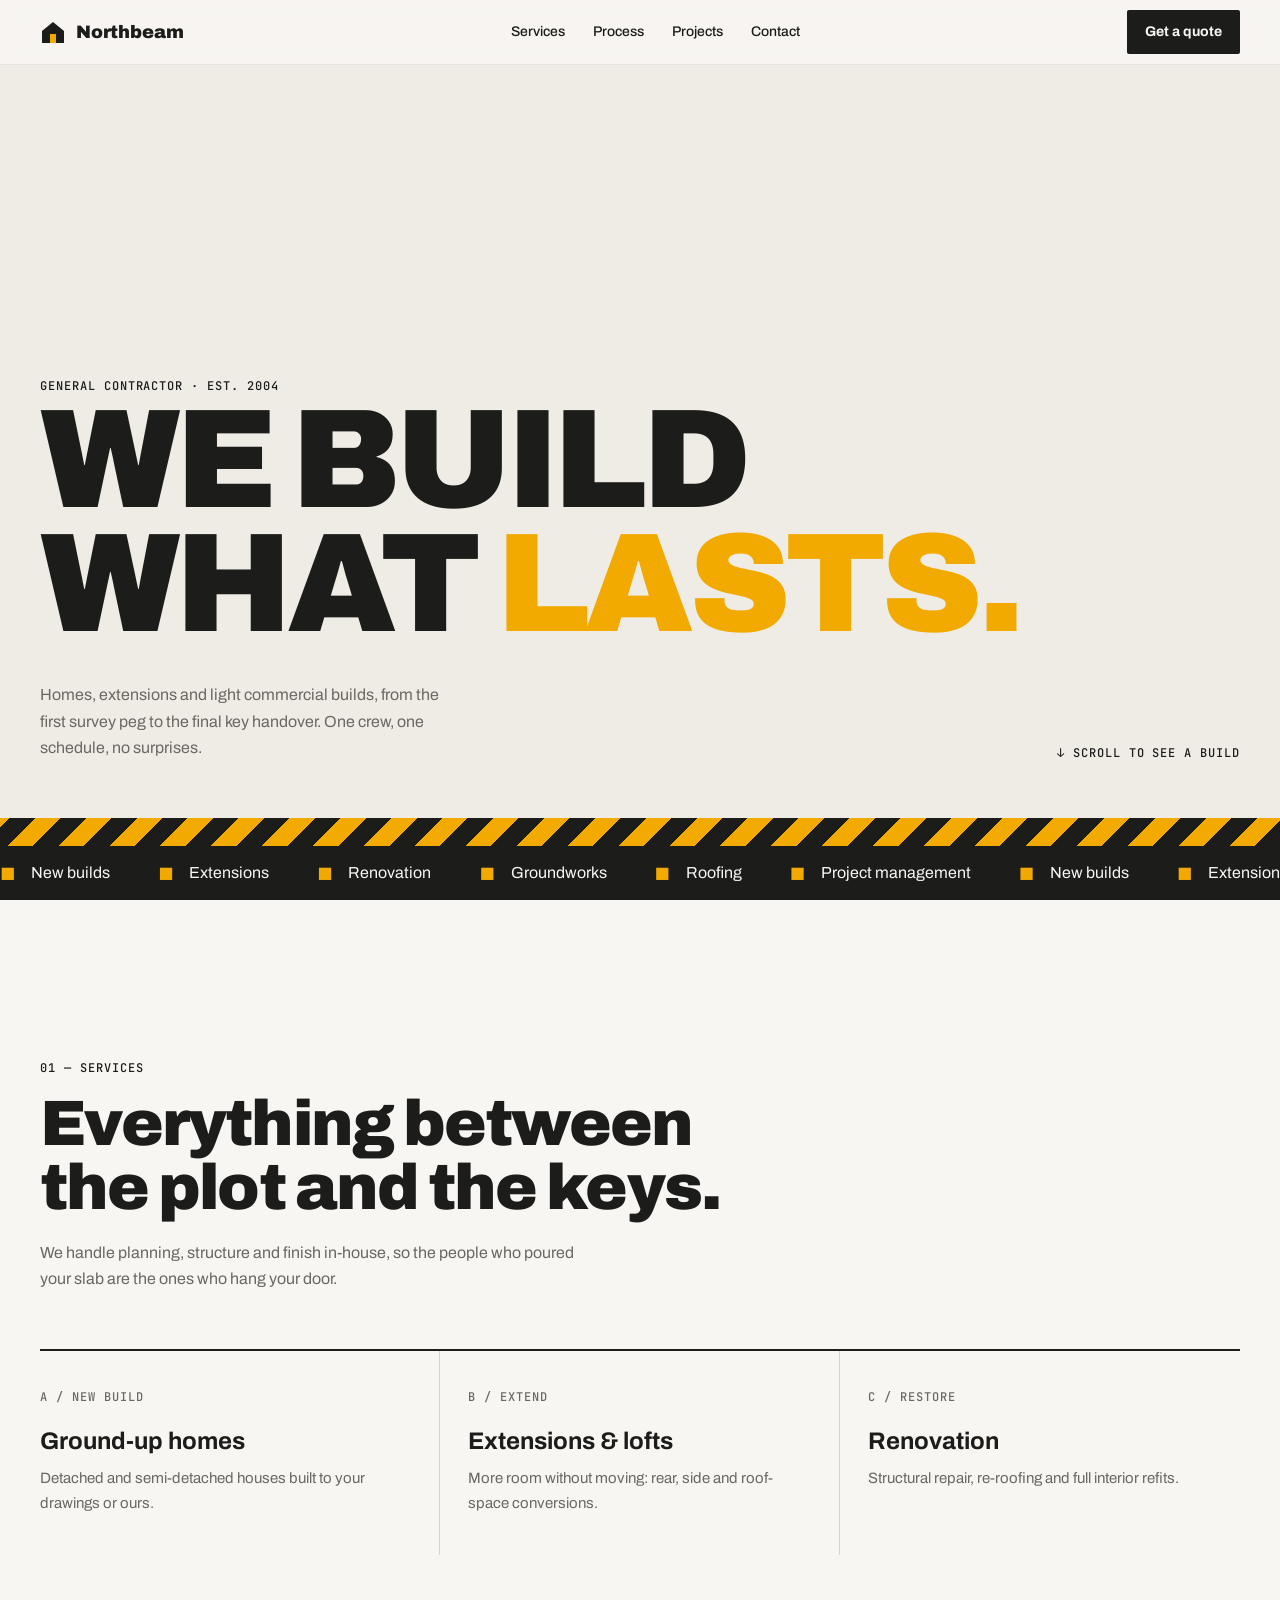
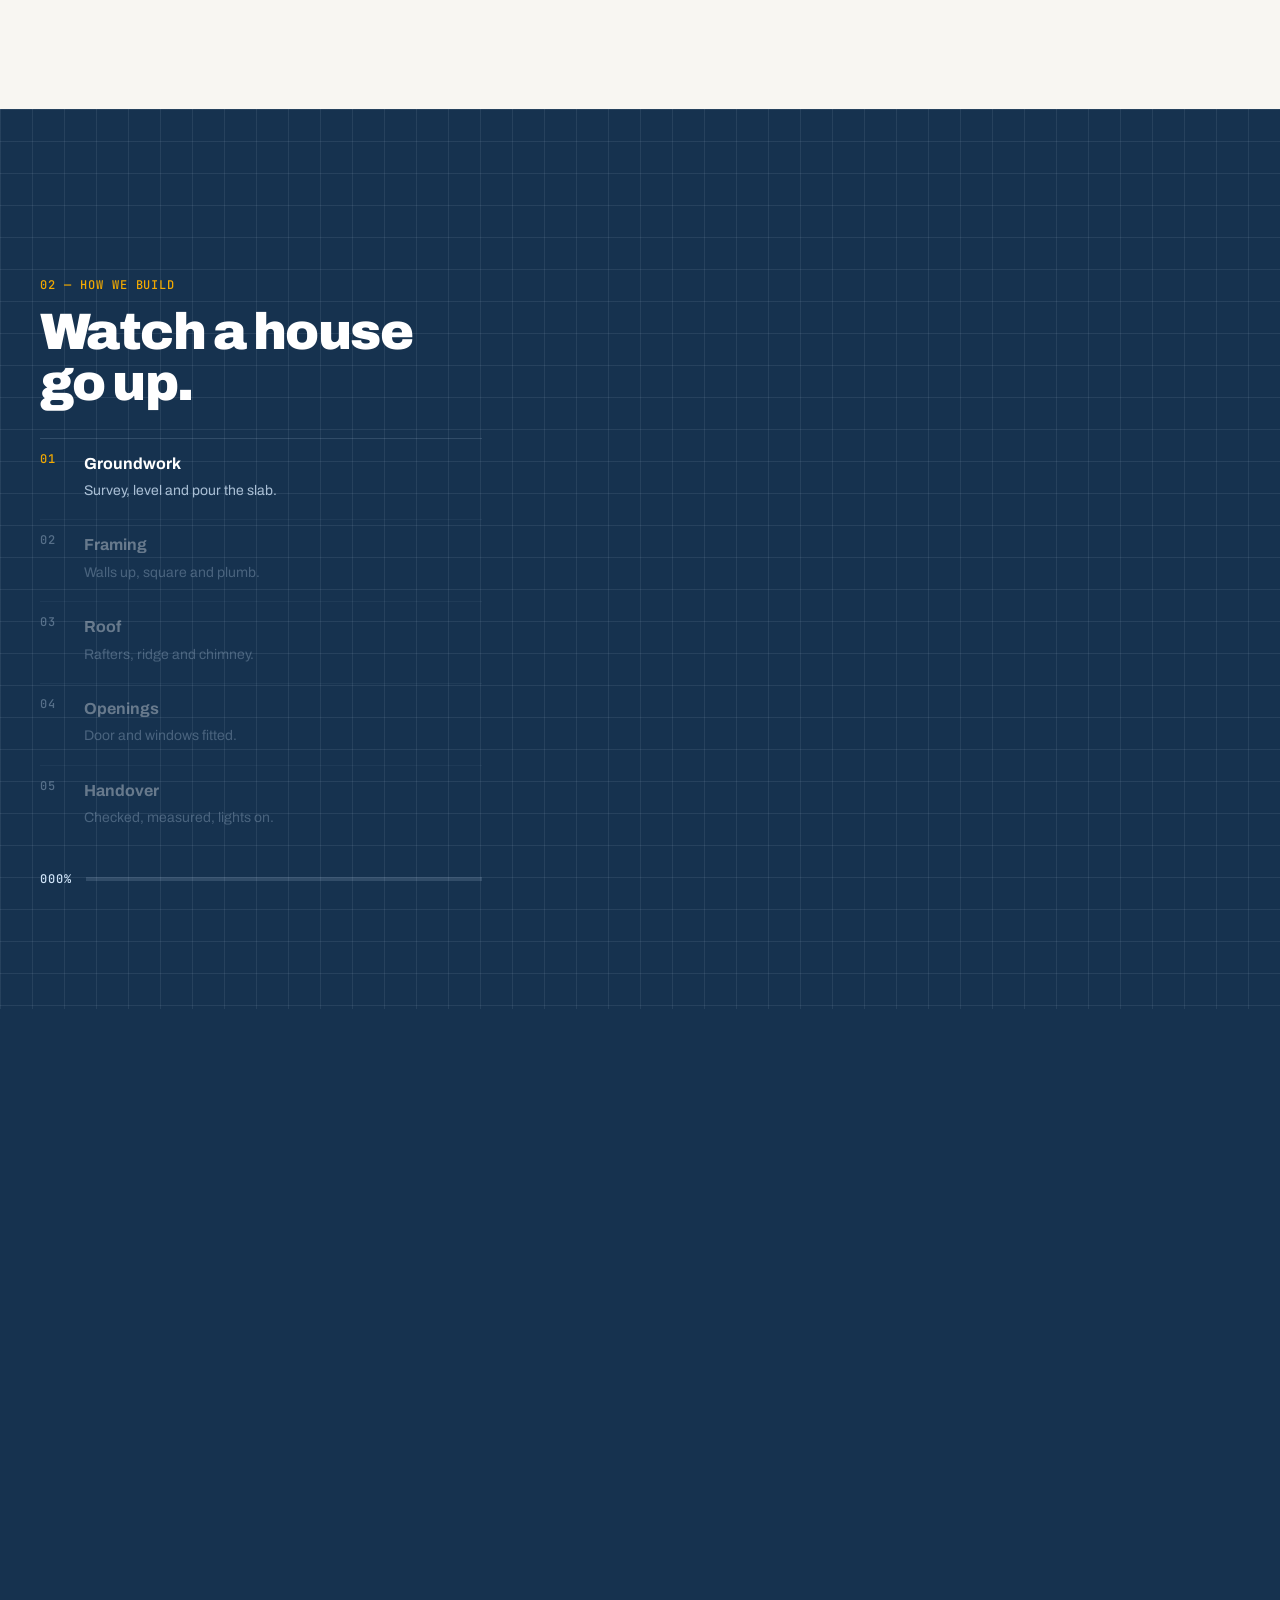
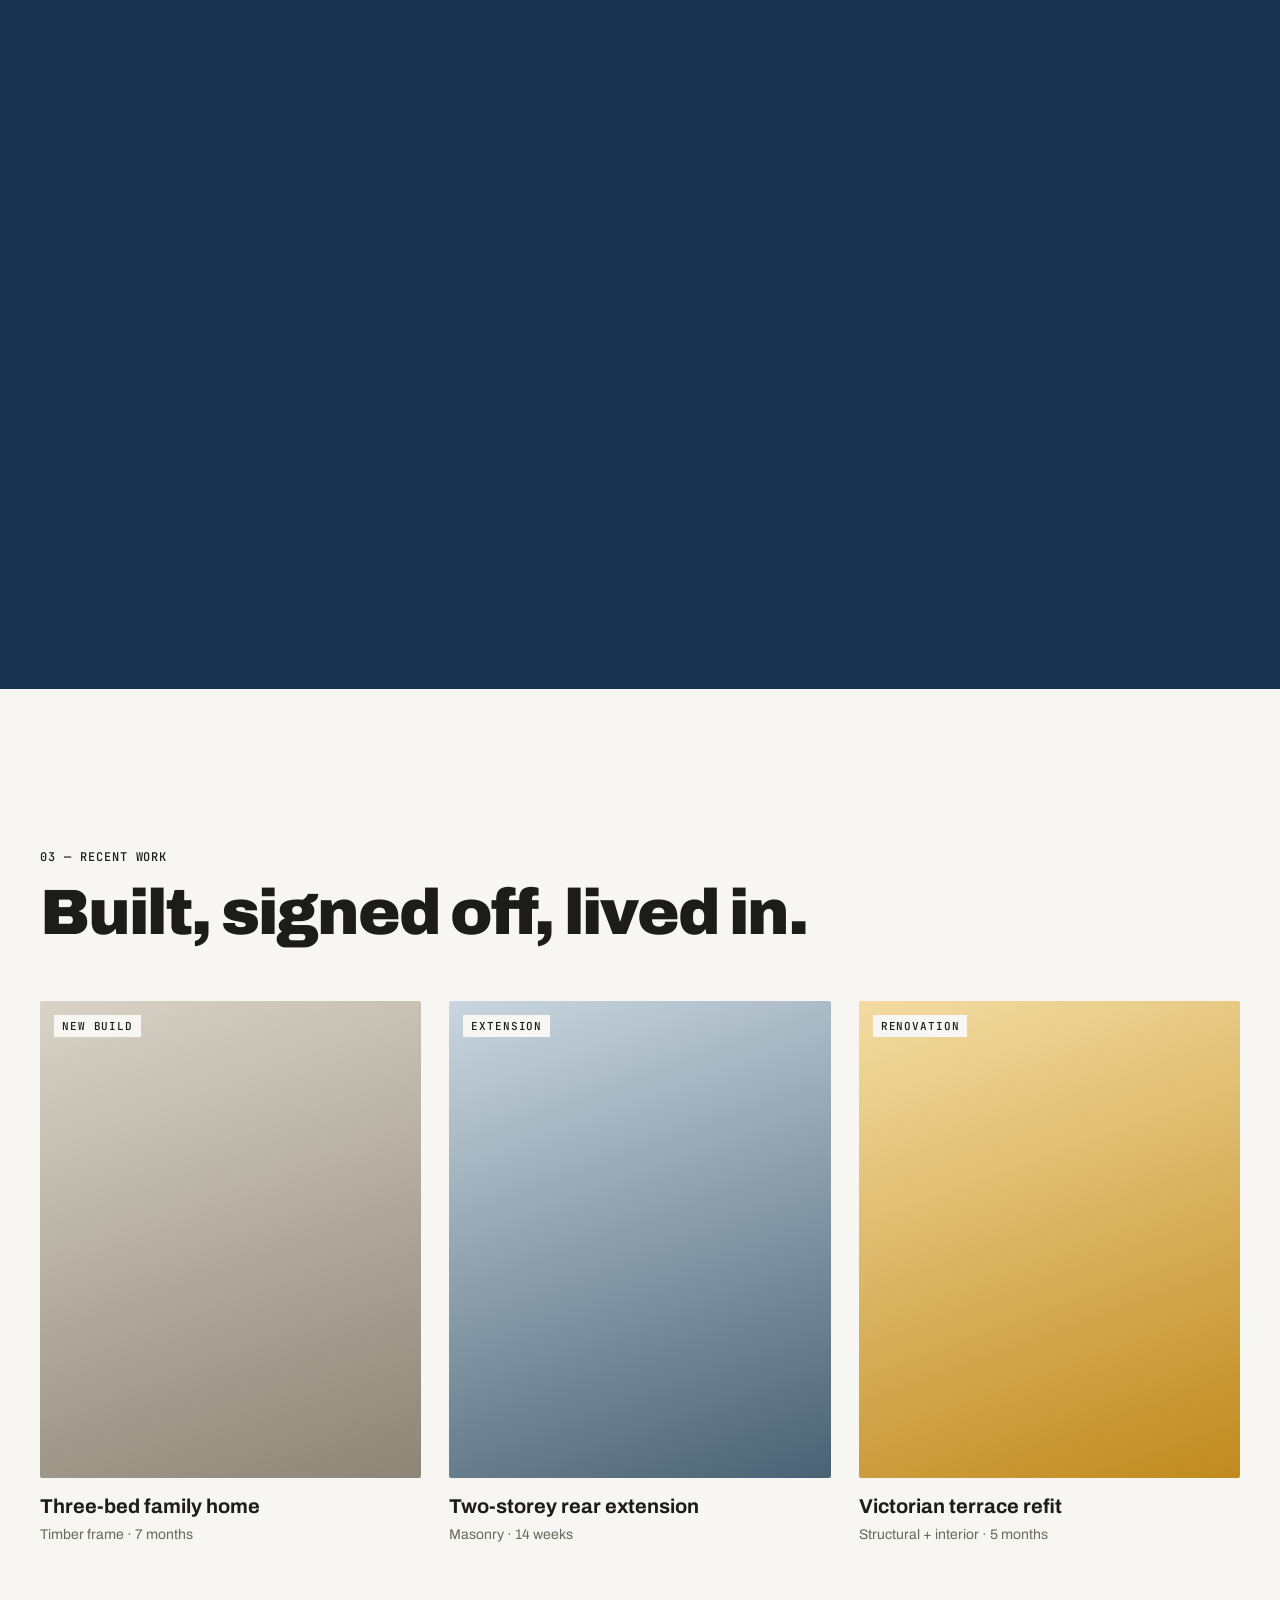
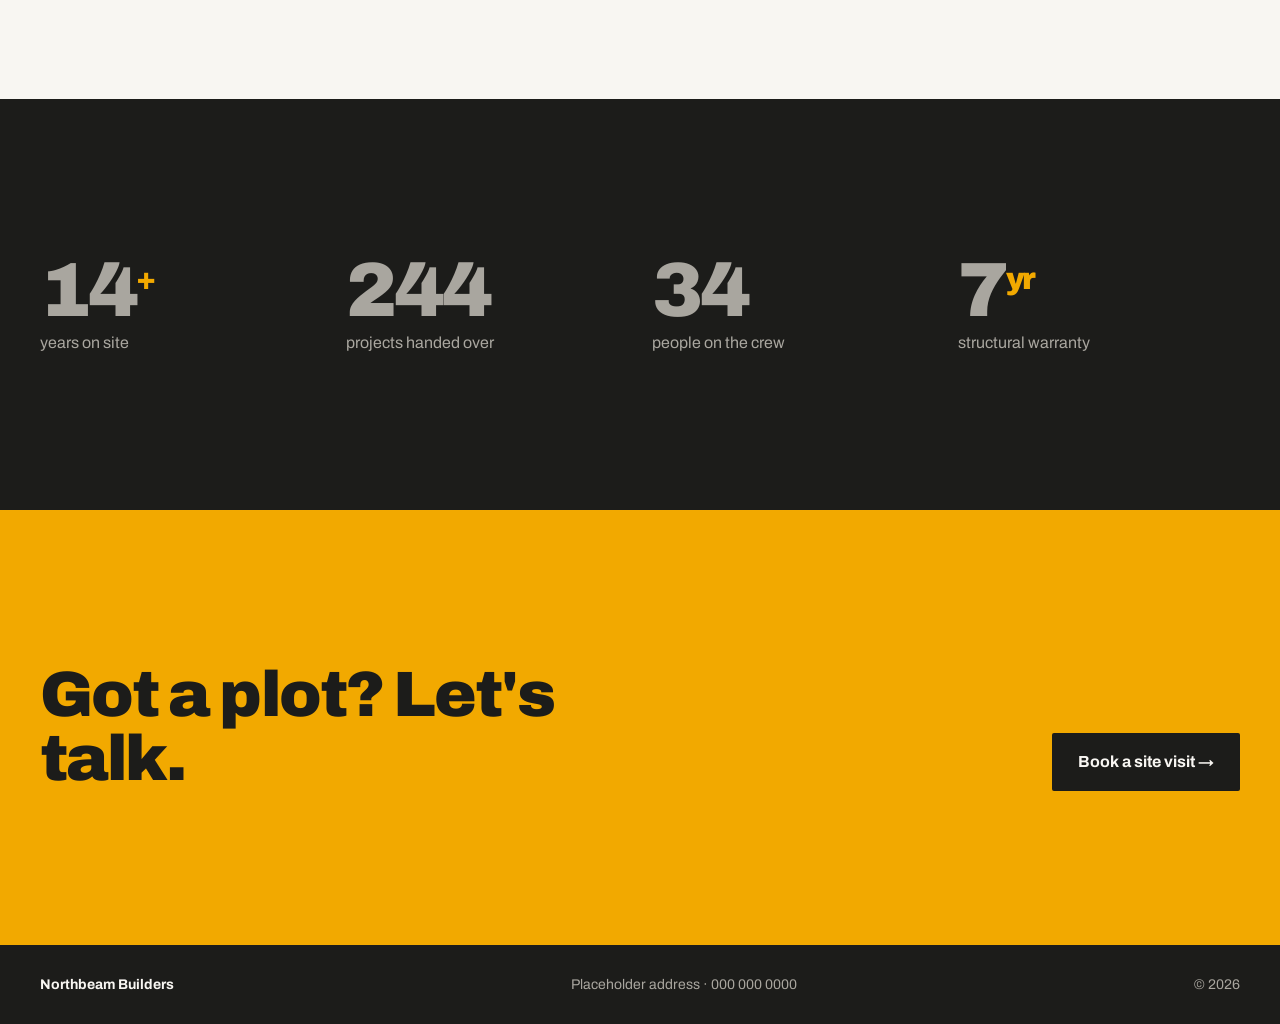
<file: index.html>
<!doctype html>
<html lang="en">
<head>
<meta charset="utf-8">
<meta name="viewport" content="width=device-width, initial-scale=1">
<title>Northbeam Builders</title>
<link rel="preconnect" href="https://fonts.googleapis.com">
<link href="https://fonts.googleapis.com/css2?family=Archivo:wght@400;500;700;900&family=JetBrains+Mono:wght@500&display=swap" rel="stylesheet">
<style>
:root{
  --concrete:#efece6; --paper:#f8f6f2; --ink:#1c1c1a; --muted:#6b6862;
  --amber:#f2a900; --blueprint:#16324f; --line:#cfe3f7; --grid:rgba(207,227,247,.09);
  --sans:'Archivo',system-ui,sans-serif; --mono:'JetBrains Mono',ui-monospace,monospace;
  --ease:cubic-bezier(.2,.8,.2,1);
}
*{box-sizing:border-box;margin:0;padding:0}
html{overflow-x:clip;scroll-behavior:smooth}
body{background:var(--paper);color:var(--ink);font:400 16px/1.65 var(--sans)}
a{color:inherit;text-decoration:none}
.wrap{width:min(1200px,100% - 32px);margin-inline:auto}
.mono{font:500 12px/1.4 var(--mono);letter-spacing:.08em;text-transform:uppercase}

/* header */
header{position:fixed;inset:0 0 auto;z-index:20;background:rgba(248,246,242,.85);backdrop-filter:blur(8px);border-bottom:1px solid rgba(28,28,26,.08)}
header .wrap{display:flex;align-items:center;justify-content:space-between;height:64px}
.logo{display:flex;align-items:center;gap:10px;font:900 18px var(--sans);letter-spacing:-.01em}
.logo svg{width:26px;height:26px}
header nav{display:flex;gap:28px;font-size:14px;font-weight:500}
header nav a{position:relative}
header nav a::after{content:"";position:absolute;left:0;right:0;bottom:-4px;height:2px;background:var(--amber);transform:scaleX(0);transform-origin:left;transition:transform .35s var(--ease)}
header nav a:hover::after{transform:none}
.cta{background:var(--ink);color:var(--paper);padding:10px 18px;font-weight:700;font-size:14px;border-radius:2px;transition:background .25s}
.cta:hover{background:var(--amber);color:var(--ink)}

/* hero */
.hero{min-height:100svh;display:grid;align-content:end;padding:120px 0 0;background:var(--concrete);position:relative;overflow:hidden}
.hero h1{font:900 clamp(48px,11vw,168px)/.88 var(--sans);letter-spacing:-.04em;text-transform:uppercase}
.hero h1 span{display:block}
.hero h1 .amber{color:var(--amber);-webkit-text-stroke:0}
.hero .sub{display:flex;justify-content:space-between;align-items:end;gap:24px;flex-wrap:wrap;margin:36px 0 56px}
.hero .sub p{max-width:420px;color:var(--muted)}
.hazard{height:28px;background:repeating-linear-gradient(-45deg,var(--ink) 0 18px,var(--amber) 18px 36px)}
.ticker{background:var(--ink);color:var(--paper);overflow:hidden;white-space:nowrap;padding:14px 0}
.ticker div{display:inline-flex;gap:48px;animation:tick 30s linear infinite;padding-right:48px}
.ticker span::before{content:"■";color:var(--amber);margin-right:16px}
@keyframes tick{to{transform:translateX(-50%)}}

/* generic section */
.sec{padding:clamp(80px,12vw,160px) 0}
.sec h2{font:900 clamp(34px,5vw,64px)/1 var(--sans);letter-spacing:-.03em;margin:12px 0 20px}
.lede{max-width:560px;color:var(--muted)}

/* services */
.services{display:grid;grid-template-columns:repeat(3,1fr);border-top:2px solid var(--ink);margin-top:56px}
.svc{padding:32px 28px 40px 0;border-right:1px solid rgba(28,28,26,.15)}
.svc+.svc{padding-left:28px}.svc:last-child{border-right:0}
.svc .mono{color:var(--muted)}
.svc h3{font:700 24px/1.2 var(--sans);margin:18px 0 10px}
.svc p{color:var(--muted);font-size:15px}

/* ---------- BUILD: sticky scroll-drawn house ---------- */
#build{height:420vh;background:var(--blueprint);color:var(--line);position:relative}
.stage{position:sticky;top:0;height:100svh;display:grid;grid-template-columns:minmax(260px,1fr) 1.6fr;align-items:center;gap:4vw;padding:80px max(16px,calc((100% - 1200px)/2)) 40px;
  background-image:linear-gradient(var(--grid) 1px,transparent 1px),linear-gradient(90deg,var(--grid) 1px,transparent 1px);background-size:32px 32px}
.stage h2{color:#fff;font:900 clamp(30px,4vw,52px)/1 var(--sans);letter-spacing:-.03em;margin:10px 0 28px}
.steps{list-style:none;display:grid;gap:4px}
.steps li{display:grid;grid-template-columns:44px 1fr;padding:12px 0;border-top:1px solid rgba(207,227,247,.15);opacity:.35;transition:opacity .4s}
.steps li.on{opacity:1}
.steps li.on .mono{color:var(--amber)}
.steps b{display:block;color:#fff;font-weight:700}
.steps small{font-size:14px;opacity:.8}
.meter{margin-top:28px;display:flex;align-items:center;gap:14px}
.meter .bar{flex:1;height:4px;background:rgba(207,227,247,.15)}
.meter .bar i{display:block;height:100%;width:0;background:var(--amber)}
.plan{width:100%;max-height:72svh}
.plan .d{fill:none;stroke:var(--line);stroke-width:2.5;stroke-linecap:round;stroke-linejoin:round;stroke-dasharray:1;stroke-dashoffset:1}
.plan .d.thin{stroke-width:1.2;stroke:rgba(207,227,247,.6)}
.plan .d.accent{stroke:var(--amber)}
.plan .glass{fill:var(--amber);opacity:0;transition:opacity .6s}
.plan text{font:500 11px var(--mono);fill:rgba(207,227,247,.75);letter-spacing:.08em;opacity:0;transition:opacity .4s}
.plan.done .glass{opacity:.85}
.plan.dims text{opacity:1}

/* projects */
.projects{display:grid;grid-template-columns:repeat(3,1fr);gap:28px;margin-top:56px}
.proj .ph{aspect-ratio:4/5;background:var(--g);position:relative;overflow:hidden;border-radius:2px}
.proj .ph::after{content:attr(data-tag);position:absolute;left:14px;top:14px;background:var(--paper);padding:4px 8px;font:500 11px var(--mono);letter-spacing:.08em}
.proj h3{font:700 20px/1.25 var(--sans);margin:16px 0 4px}
.proj p{color:var(--muted);font-size:14px}

/* stats */
.stats{background:var(--ink);color:var(--paper)}
.stats .wrap{display:grid;grid-template-columns:repeat(4,1fr);gap:24px}
.stat b{display:block;font:900 clamp(44px,6vw,80px)/1 var(--sans);letter-spacing:-.04em}
.stat b sup{font-size:.4em;color:var(--amber)}
.stat span{color:#a9a69f}

/* contact */
.contact{background:var(--amber)}
.contact .wrap{display:flex;justify-content:space-between;align-items:end;gap:32px;flex-wrap:wrap}
.contact h2{max-width:12ch;margin:0}
.contact .cta{font-size:16px;padding:16px 26px}
footer{background:var(--ink);color:#a9a69f;font-size:14px}
footer .wrap{display:flex;justify-content:space-between;flex-wrap:wrap;gap:12px;padding:28px 0}

/* reveal */
.rv{opacity:0;transform:translateY(32px);transition:opacity .9s var(--ease),transform 1s var(--ease);transition-delay:calc(var(--d,0)*100ms)}
.rv.in{opacity:1;transform:none}

@media (max-width:860px){
  header nav{display:none}
  .services,.projects{grid-template-columns:1fr}
  .svc,.svc+.svc{padding:28px 0;border-right:0;border-bottom:1px solid rgba(28,28,26,.15)}
  .stats .wrap{grid-template-columns:1fr 1fr}
  .stage{grid-template-columns:1fr;align-content:center;gap:16px;padding-top:76px}
  .stage h2{margin-bottom:12px}
  .steps li{padding:6px 0}.steps small{display:none}
  .plan{max-height:40svh}
}
@media (prefers-reduced-motion:reduce){
  .rv{opacity:1;transform:none;transition:none}.ticker div{animation:none}
}
</style>
</head>
<body>

<header>
  <div class="wrap">
    <a class="logo" href="#top"><svg viewBox="0 0 26 26"><path d="M2 24V12L13 3l11 9v12z" fill="#1c1c1a"/><rect x="10" y="15" width="6" height="9" fill="#f2a900"/></svg>Northbeam</a>
    <nav><a href="#services">Services</a><a href="#build">Process</a><a href="#projects">Projects</a><a href="#contact">Contact</a></nav>
    <a class="cta" href="#contact">Get a quote</a>
  </div>
</header>

<section class="hero" id="top">
  <div class="wrap">
    <span class="mono rv">General contractor · Est. 2004</span>
    <h1 class="rv" style="--d:1"><span>We build</span><span>what <span class="amber" style="display:inline">lasts.</span></span></h1>
    <div class="sub">
      <p class="rv" style="--d:2">Homes, extensions and light commercial builds, from the first survey peg to the final key handover. One crew, one schedule, no surprises.</p>
      <span class="mono rv" style="--d:3">↓ Scroll to see a build</span>
    </div>
  </div>
  <div class="hazard"></div>
  <div class="ticker"><div>
    <span>New builds</span><span>Extensions</span><span>Renovation</span><span>Groundworks</span><span>Roofing</span><span>Project management</span>
    <span>New builds</span><span>Extensions</span><span>Renovation</span><span>Groundworks</span><span>Roofing</span><span>Project management</span>
  </div></div>
</section>

<section class="sec" id="services">
  <div class="wrap">
    <span class="mono rv">01 — Services</span>
    <h2 class="rv" style="--d:1">Everything between<br>the plot and the keys.</h2>
    <p class="lede rv" style="--d:2">We handle planning, structure and finish in-house, so the people who poured your slab are the ones who hang your door.</p>
    <div class="services">
      <div class="svc rv" style="--d:1"><span class="mono">A / New build</span><h3>Ground-up homes</h3><p>Detached and semi-detached houses built to your drawings or ours.</p></div>
      <div class="svc rv" style="--d:2"><span class="mono">B / Extend</span><h3>Extensions &amp; lofts</h3><p>More room without moving: rear, side and roof-space conversions.</p></div>
      <div class="svc rv" style="--d:3"><span class="mono">C / Restore</span><h3>Renovation</h3><p>Structural repair, re-roofing and full interior refits.</p></div>
    </div>
  </div>
</section>

<!-- Scroll-drawn house: section is tall, .stage sticks, scroll progress drives each stroke -->
<section id="build">
  <div class="stage">
    <div>
      <span class="mono" style="color:var(--amber)">02 — How we build</span>
      <h2>Watch a house go up.</h2>
      <ol class="steps">
        <li data-at="0"><span class="mono">01</span><div><b>Groundwork</b><small>Survey, level and pour the slab.</small></div></li>
        <li data-at=".22"><span class="mono">02</span><div><b>Framing</b><small>Walls up, square and plumb.</small></div></li>
        <li data-at=".42"><span class="mono">03</span><div><b>Roof</b><small>Rafters, ridge and chimney.</small></div></li>
        <li data-at=".62"><span class="mono">04</span><div><b>Openings</b><small>Door and windows fitted.</small></div></li>
        <li data-at=".84"><span class="mono">05</span><div><b>Handover</b><small>Checked, measured, lights on.</small></div></li>
      </ol>
      <div class="meter"><span class="mono" id="pct">000%</span><div class="bar"><i id="bar"></i></div></div>
    </div>

    <svg class="plan" id="plan" viewBox="0 0 600 440" aria-label="A house being drawn as you scroll">
      <!-- every .d path uses pathLength=1 so dash maths is always 0..1 -->
      <!-- groundwork -->
      <path class="d thin" pathLength="1" data-s="0" data-e=".08" d="M20 380H580"/>
      <path class="d" pathLength="1" data-s=".06" data-e=".2" d="M110 380V362H490V380"/>
      <!-- framing -->
      <path class="d" pathLength="1" data-s=".22" data-e=".32" d="M130 362V210"/>
      <path class="d" pathLength="1" data-s=".22" data-e=".32" d="M470 362V210"/>
      <path class="d" pathLength="1" data-s=".3" data-e=".4" d="M130 210H470"/>
      <!-- roof -->
      <path class="d" pathLength="1" data-s=".42" data-e=".52" d="M106 222L300 86"/>
      <path class="d" pathLength="1" data-s=".46" data-e=".56" d="M494 222L300 86"/>
      <path class="d" pathLength="1" data-s=".54" data-e=".6" d="M392 150V96H426V174"/>
      <!-- openings -->
      <path class="d accent" pathLength="1" data-s=".62" data-e=".7" d="M272 362V284H328V362"/>
      <path class="d" pathLength="1" data-s=".68" data-e=".76" d="M164 240H232V300H164Z"/>
      <path class="d" pathLength="1" data-s=".72" data-e=".8" d="M368 240H436V300H368Z"/>
      <path class="d thin" pathLength="1" data-s=".76" data-e=".82" d="M198 240V300M164 270H232M402 240V300M368 270H436"/>
      <!-- dimensions -->
      <path class="d thin" pathLength="1" data-s=".84" data-e=".92" d="M130 404H470M130 396V412M470 396V412"/>
      <path class="d thin" pathLength="1" data-s=".86" data-e=".94" d="M86 362V86M78 362H94M78 86H94"/>
      <rect class="glass" x="166" y="242" width="64" height="56"/>
      <rect class="glass" x="370" y="242" width="64" height="56"/>
      <text x="300" y="428" text-anchor="middle">12.0 M</text>
      <text x="70" y="226" text-anchor="middle" transform="rotate(-90 70 226)">7.4 M</text>
    </svg>
  </div>
</section>

<section class="sec" id="projects">
  <div class="wrap">
    <span class="mono rv">03 — Recent work</span>
    <h2 class="rv" style="--d:1">Built, signed off, lived in.</h2>
    <div class="projects">
      <article class="proj rv" style="--d:1"><div class="ph" data-tag="NEW BUILD" style="--g:linear-gradient(160deg,#d9d3c7,#8d8576)"></div><h3>Three-bed family home</h3><p>Timber frame · 7 months</p></article>
      <article class="proj rv" style="--d:2"><div class="ph" data-tag="EXTENSION" style="--g:linear-gradient(160deg,#c9d6df,#4a6274)"></div><h3>Two-storey rear extension</h3><p>Masonry · 14 weeks</p></article>
      <article class="proj rv" style="--d:3"><div class="ph" data-tag="RENOVATION" style="--g:linear-gradient(160deg,#f3dca2,#c08a1e)"></div><h3>Victorian terrace refit</h3><p>Structural + interior · 5 months</p></article>
    </div>
  </div>
</section>

<section class="sec stats">
  <div class="wrap">
    <div class="stat rv"><b><span data-count="20">0</span><sup>+</sup></b><span>years on site</span></div>
    <div class="stat rv" style="--d:1"><b><span data-count="340">0</span></b><span>projects handed over</span></div>
    <div class="stat rv" style="--d:2"><b><span data-count="48">0</span></b><span>people on the crew</span></div>
    <div class="stat rv" style="--d:3"><b><span data-count="10">0</span><sup>yr</sup></b><span>structural warranty</span></div>
  </div>
</section>

<section class="sec contact" id="contact">
  <div class="wrap">
    <h2 class="rv">Got a plot? Let's talk.</h2>
    <a class="cta rv" style="--d:1" href="mailto:hello@example.com">Book a site visit →</a>
  </div>
</section>

<footer><div class="wrap"><strong style="color:var(--paper)">Northbeam Builders</strong><span>Placeholder address · 000 000 0000</span><span>© 2026</span></div></footer>

<script>
(() => {
  const clamp = v => Math.min(1, Math.max(0, v));

  // ---- scroll-drawn house
  const build = document.getElementById('build');
  const plan = document.getElementById('plan');
  const strokes = [...plan.querySelectorAll('.d')].map(el => ({ el, s: +el.dataset.s, e: +el.dataset.e }));
  const steps = [...document.querySelectorAll('.steps li')];
  const pct = document.getElementById('pct'), bar = document.getElementById('bar');

  function draw() {
    const r = build.getBoundingClientRect();
    const p = clamp(-r.top / (r.height - innerHeight)); // 0 when the stage pins, 1 when it unpins
    for (const { el, s, e } of strokes) el.style.strokeDashoffset = 1 - clamp((p - s) / (e - s));
    steps.forEach((li, i) => li.classList.toggle('on', p >= +li.dataset.at && (i === steps.length - 1 || p < +steps[i + 1].dataset.at)));
    plan.classList.toggle('dims', p > .9);
    plan.classList.toggle('done', p > .96);
    pct.textContent = String(Math.round(p * 100)).padStart(3, '0') + '%';
    bar.style.width = p * 100 + '%';
  }
  let queued = false;
  addEventListener('scroll', () => { if (!queued) { queued = true; requestAnimationFrame(() => { draw(); queued = false; }); } }, { passive: true });
  addEventListener('resize', draw);
  draw();

  // ---- reveal on scroll + counters
  const io = new IntersectionObserver(entries => {
    for (const e of entries) if (e.isIntersecting) {
      e.target.classList.add('in');
      e.target.querySelectorAll('[data-count]').forEach(count);
      io.unobserve(e.target);
    }
  }, { rootMargin: '0px 0px -12% 0px' });
  document.querySelectorAll('.rv').forEach(el => io.observe(el));

  function count(el) {
    const end = +el.dataset.count, t0 = performance.now();
    (function step(t) {
      const k = clamp((t - t0) / 1400);
      el.textContent = Math.round(end * (1 - Math.pow(1 - k, 3)));
      if (k < 1) requestAnimationFrame(step);
    })(t0);
  }
})();
</script>
</body>
</html>
</file>
